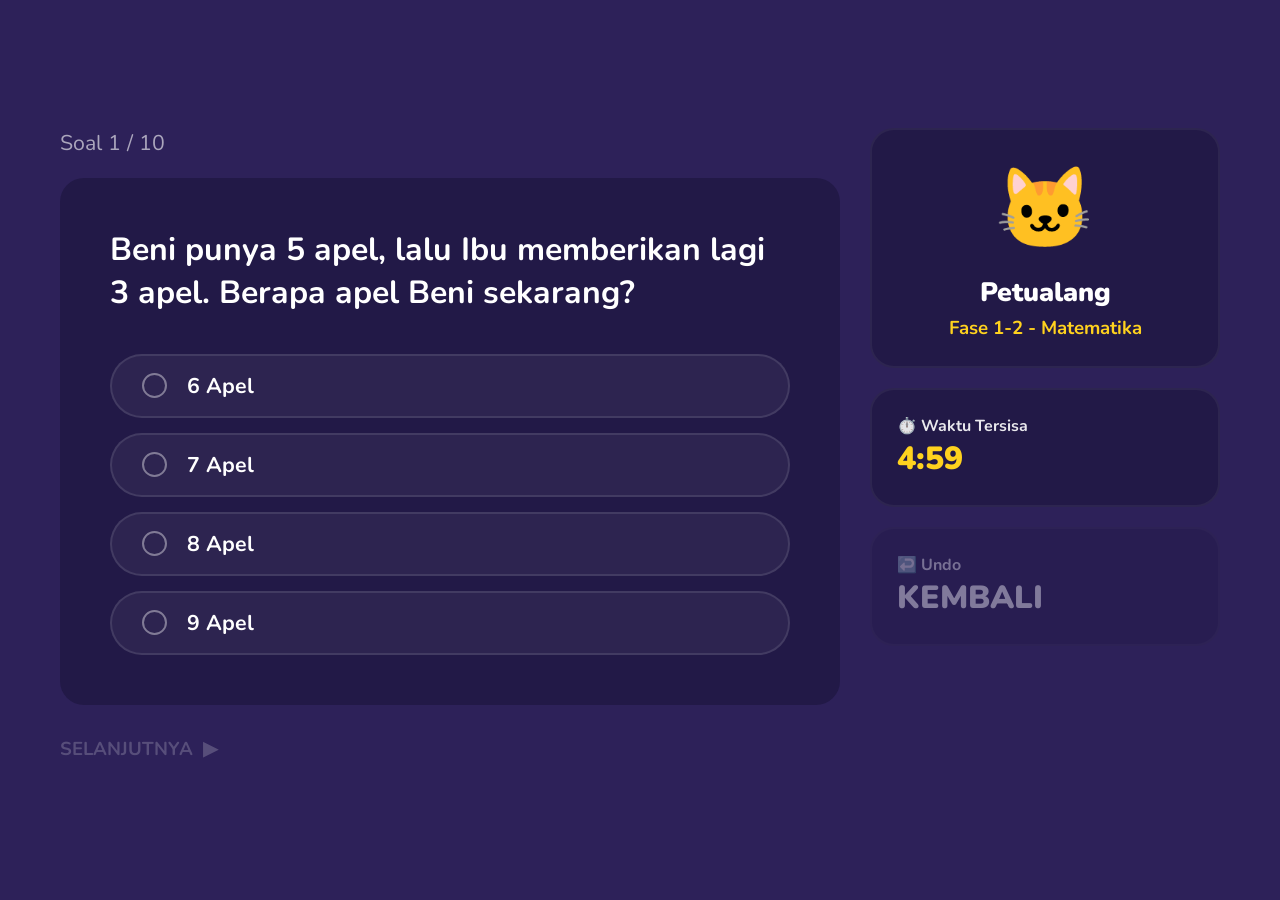
<file: kuis.html>
﻿<!DOCTYPE html>
<html lang="id">
<head>
    <meta charset="UTF-8">
    <meta name="viewport" content="width=device-width, initial-scale=1.0">
    <title>Quiz Bintang - Sedang Mengerjakan</title>
    <link rel="preconnect" href="https://fonts.googleapis.com">
    <link rel="preconnect" href="https://fonts.gstatic.com" crossorigin>
    <link href="https://fonts.googleapis.com/css2?family=Nunito:wght@400;700;900&display=swap" rel="stylesheet">
    <link rel="stylesheet" href="style.css">
</head>
<body>

    <div class="app-background">
        <div class="kuis-layout">
            <main>
                <div class="nomor-soal" id="display-progress">Soal 1 / 10</div>
                <div class="box-soal">
                    <h2 class="teks-pertanyaan" id="teks-soal">Memuat soal...</h2>
                    <div class="opsi-container" id="container-opsi"></div>
                </div>

                <div class="footer-nav">
                    <button class="btn-nav" id="btn-selanjutnya" disabled>
                        SELANJUTNYA <span>▶</span>
                    </button>
                </div>
            </main>

            <aside class="sidebar-kuis">
                <div class="widget-kuis profil-peserta">
                    <div class="char-display" id="player-char">🐱</div>
                    <div class="name-display" id="player-name">Peserta</div>
                    <p id="display-fase-mapel" style="color:var(--text-gold); font-weight:700; font-size:14pt; margin-top:5px;">KUIS</p>
                </div>

                <div class="widget-kuis">
                    <div class="info-label">⏱️ Waktu Tersisa</div>
                    <div class="info-value" id="timer">05:00</div>
                </div>

                <div class="widget-kuis" id="btn-undo-widget" style="opacity: 0.4; cursor: not-allowed; transition: opacity 0.2s, transform 0.1s;">
                    <div class="info-label">↩️ Undo</div>
                    <div class="info-value">KEMBALI</div>
                </div>
            </aside>
        </div>
    </div>

    <script src="data-karakter.js"></script>
    <script src="data-soal.js"></script>

    <script>
        class NodeSoal {
            constructor(soalMentah) {
                this.id = soalMentah.id;
                this.teks = soalMentah.teks;
                this.pilihan = soalMentah.pilihan;
                this.kunci = soalMentah.kunci;
                this.jawabanUser = null;
                this.next = null;
            }
        }

        class LinkedListBankSoal {
            constructor() {
                this.head = null;
                this.size = 0;
            }

            insertLast(soalMentah) {
                // ======= [LOGIKA STRUKTUR DATA: LINKED LIST INSERT LAST - BUAT NODE BARU] =======
                const node = new NodeSoal(soalMentah);
                if (!this.head) {
                    // ======= [LOGIKA STRUKTUR DATA: LINKED LIST HEAD DIISI NODE PERTAMA] =======
                    this.head = node;
                } else {
                    // ======= [LOGIKA STRUKTUR DATA: LINKED LIST TRAVERSAL MULAI DARI HEAD] =======
                    let curr = this.head;
                    // ======= [LOGIKA STRUKTUR DATA: LINKED LIST CEK POINTER NEXT SAMPAI TAIL] =======
                    while (curr.next) curr = curr.next;
                    // ======= [LOGIKA STRUKTUR DATA: LINKED LIST SAMBUNG TAIL.NEXT KE NODE BARU] =======
                    curr.next = node;
                }
                // ======= [LOGIKA STRUKTUR DATA: LINKED LIST UPDATE UKURAN LIST] =======
                this.size++;
            }

            clear() {
                // ======= [LOGIKA STRUKTUR DATA: LINKED LIST CLEAR HEAD] =======
                this.head = null;
                // ======= [LOGIKA STRUKTUR DATA: LINKED LIST RESET SIZE] =======
                this.size = 0;
            }
        }

        class DSNode {
            constructor(ptr) {
                this.data = ptr;
                this.next = null;
            }
        }

        class DequeAntreanSoal {
            constructor() {
                this.front = null;
                this.rear = null;
                this.size = 0;
            }

            enqueueRear(nodeSoalPtr) {
                // ======= [LOGIKA STRUKTUR DATA: QUEUE ENQUEUE REAR - BUAT NODE BARU] =======
                const node = new DSNode(nodeSoalPtr);
                if (!this.rear) {
                    // ======= [LOGIKA STRUKTUR DATA: QUEUE FRONT DAN REAR DIISI NODE PERTAMA] =======
                    this.front = this.rear = node;
                } else {
                    // ======= [LOGIKA STRUKTUR DATA: QUEUE SAMBUNG REAR.NEXT KE NODE BARU] =======
                    this.rear.next = node;
                    // ======= [LOGIKA STRUKTUR DATA: QUEUE GESER POINTER REAR] =======
                    this.rear = node;
                }
                // ======= [LOGIKA STRUKTUR DATA: QUEUE UPDATE SIZE] =======
                this.size++;
            }

            enqueueFront(nodeSoalPtr) {
                // ======= [LOGIKA STRUKTUR DATA: DEQUE ENQUEUE FRONT - BUAT NODE BARU] =======
                const node = new DSNode(nodeSoalPtr);
                if (!this.front) {
                    // ======= [LOGIKA STRUKTUR DATA: DEQUE FRONT DAN REAR DIISI NODE PERTAMA] =======
                    this.front = this.rear = node;
                } else {
                    // ======= [LOGIKA STRUKTUR DATA: DEQUE NODE BARU MENUNJUK FRONT LAMA] =======
                    node.next = this.front;
                    // ======= [LOGIKA STRUKTUR DATA: DEQUE GESER POINTER FRONT KE NODE BARU] =======
                    this.front = node;
                }
                // ======= [LOGIKA STRUKTUR DATA: DEQUE UPDATE SIZE] =======
                this.size++;
            }

            dequeue() {
                // ======= [LOGIKA STRUKTUR DATA: QUEUE DEQUEUE - CEK KOSONG] =======
                if (!this.front) return null;
                // ======= [LOGIKA STRUKTUR DATA: QUEUE DEQUEUE - AMBIL DATA DARI FRONT] =======
                const data = this.front.data;
                // ======= [LOGIKA STRUKTUR DATA: QUEUE DEQUEUE - GESER FRONT KE NODE BERIKUTNYA] =======
                this.front = this.front.next;
                // ======= [LOGIKA STRUKTUR DATA: QUEUE DEQUEUE - RESET REAR JIKA ANTREAN HABIS] =======
                if (!this.front) this.rear = null;
                // ======= [LOGIKA STRUKTUR DATA: QUEUE DEQUEUE - UPDATE SIZE] =======
                this.size--;
                return data;
            }

            isEmpty() {
                return this.size === 0;
            }
        }

        class StackUndoJawaban {
            constructor() {
                this.top = null;
                this.count = 0;
            }

            push(nodeSoalPtr) {
                // ======= [LOGIKA STRUKTUR DATA: STACK PUSH - BUAT NODE BARU] =======
                const node = new DSNode(nodeSoalPtr);
                // ======= [LOGIKA STRUKTUR DATA: STACK PUSH - NODE BARU MENUNJUK TOP LAMA] =======
                node.next = this.top;
                // ======= [LOGIKA STRUKTUR DATA: STACK PUSH - TOP DIGESER KE NODE BARU] =======
                this.top = node;
                // ======= [LOGIKA STRUKTUR DATA: STACK PUSH - UPDATE COUNT] =======
                this.count++;
            }

            pop() {
                // ======= [LOGIKA STRUKTUR DATA: STACK POP - CEK KOSONG] =======
                if (!this.top) return null;
                // ======= [LOGIKA STRUKTUR DATA: STACK POP - AMBIL DATA DARI TOP] =======
                const data = this.top.data;
                // ======= [LOGIKA STRUKTUR DATA: STACK POP - TOP DIGESER KE NODE BERIKUTNYA] =======
                this.top = this.top.next;
                // ======= [LOGIKA STRUKTUR DATA: STACK POP - UPDATE COUNT] =======
                this.count--;
                return data;
            }

            isEmpty() {
                return this.top === null;
            }
        }

        const fase = localStorage.getItem('selected_fase') || '1-2';
        const mapelTersimpan = localStorage.getItem('selected_mapel') || 'MTK';
        const nama = localStorage.getItem('player_name') || 'Petualang';
        const charId = localStorage.getItem('player_char_id') || 'kucing';

        const normalisasiMapel = {
            'Matematika': 'MTK',
            'MTK': 'MTK',
            'Umum': 'umum',
            'Pengetahuan Umum': 'umum',
            'PENGETAHUAN_UMUM': 'umum',
            'umum': 'umum',
            'IPAS': 'umum',
            'Inggris': 'INGGRIS',
            'Bahasa Inggris': 'INGGRIS',
            'INGGRIS': 'INGGRIS'
        };
        const labelMapel = {
            'MTK': 'Matematika',
            'umum': 'Umum',
            'INGGRIS': 'Bahasa Inggris'
        };
        const mapel = normalisasiMapel[mapelTersimpan] || mapelTersimpan;

        document.getElementById('player-name').innerText = nama;
        document.getElementById('display-fase-mapel').innerText = `Fase ${fase} - ${labelMapel[mapel] || mapel}`;
        const charData = DAFTAR_KARAKTER.find(c => c.id === charId);
        document.getElementById('player-char').innerText = charData ? charData.emoji : '🐱';

        const bankSoal = new LinkedListBankSoal();
        const antreanKuis = new DequeAntreanSoal();
        const stackUndo = new StackUndoJawaban();

        let soalAktif = null;
        let skor = 0;
        let nomorUrut = 0;
        let waktu = 300;
        let kuisSudahSelesai = false;

        const sumberData = (BANK_SOAL_MENTAH[fase] && BANK_SOAL_MENTAH[fase][mapel])
            ? BANK_SOAL_MENTAH[fase][mapel]
            : BANK_SOAL_MENTAH['1-2']['MTK'];

        sumberData.forEach(item => {
            // ======= [LOGIKA STRUKTUR DATA: LINKED LIST INSERT LAST SAAT MEMUAT BANK SOAL] =======
            bankSoal.insertLast(item);
        });

        const totalSoal = bankSoal.size;

        // ======= [LOGIKA STRUKTUR DATA: LINKED LIST TRAVERSAL DIMULAI DARI HEAD] =======
        let ptr = bankSoal.head;
        while (ptr) {
            // ======= [LOGIKA STRUKTUR DATA: QUEUE ENQUEUE REAR DARI NODE LINKED LIST] =======
            antreanKuis.enqueueRear(ptr);
            // ======= [LOGIKA STRUKTUR DATA: LINKED LIST PINDAH KE POINTER NEXT] =======
            ptr = ptr.next;
        }

        function tampilkanSoal() {
            if (antreanKuis.isEmpty()) {
                selesaikanKuis();
                return;
            }

            nomorUrut++;
            // ======= [LOGIKA STRUKTUR DATA: QUEUE DEQUEUE UNTUK MENGAMBIL SOAL AKTIF] =======
            soalAktif = antreanKuis.dequeue();

            document.getElementById('display-progress').innerText = `Soal ${nomorUrut} / ${totalSoal}`;
            document.getElementById('teks-soal').innerText = soalAktif.teks;
            updateUndoWidget();
            document.getElementById('btn-selanjutnya').disabled = true;

            const containerOpsi = document.getElementById('container-opsi');
            containerOpsi.innerHTML = '';

            const abcd = ['A', 'B', 'C', 'D'];
            soalAktif.pilihan.forEach((teks, idx) => {
                const div = document.createElement('div');
                div.className = 'opsi-item';
                div.innerHTML = `<div class="bullet-radio"></div> <span>${teks}</span>`;

                if (soalAktif.jawabanUser === abcd[idx]) {
                    div.classList.add('selected');
                    document.getElementById('btn-selanjutnya').disabled = false;
                }

                div.onclick = () => {
                    document.querySelectorAll('.opsi-item').forEach(el => el.classList.remove('selected'));
                    div.classList.add('selected');
                    // ======= [LOGIKA STRUKTUR DATA: LINKED LIST UPDATE FIELD JAWABAN DI NODE AKTIF] =======
                    soalAktif.jawabanUser = abcd[idx];
                    document.getElementById('btn-selanjutnya').disabled = false;
                };
                containerOpsi.appendChild(div);
            });
        }

        function updateUndoWidget() {
            const widget = document.getElementById('btn-undo-widget');
            if (stackUndo.isEmpty()) {
                widget.style.opacity = '0.4';
                widget.style.cursor = 'not-allowed';
                widget.style.transform = '';
            } else {
                widget.style.opacity = '1';
                widget.style.cursor = 'pointer';
            }
        }

        document.getElementById('btn-undo-widget').onclick = () => {
            if (stackUndo.isEmpty()) return;

            // ======= [LOGIKA STRUKTUR DATA: DEQUE ENQUEUE FRONT SOAL AKTIF UNTUK DIKEMBALIKAN] =======
            antreanKuis.enqueueFront(soalAktif);
            // ======= [LOGIKA STRUKTUR DATA: STACK POP AMBIL SOAL SEBELUMNYA] =======
            const soalLama = stackUndo.pop();

            hitungSkorLive();
            nomorUrut -= 2;
            if (nomorUrut < 0) nomorUrut = 0;
            soalAktif = null;

            // ======= [LOGIKA STRUKTUR DATA: DEQUE ENQUEUE FRONT SOAL LAMA AGAR LANGSUNG DIRENDER] =======
            antreanKuis.enqueueFront(soalLama);
            tampilkanSoal();
        };

        document.getElementById('btn-undo-widget').addEventListener('mousedown', () => {
            if (!stackUndo.isEmpty()) document.getElementById('btn-undo-widget').style.transform = 'scale(0.95)';
        });
        document.getElementById('btn-undo-widget').addEventListener('mouseup', () => {
            document.getElementById('btn-undo-widget').style.transform = '';
        });

        document.getElementById('btn-selanjutnya').onclick = () => {
            // ======= [LOGIKA STRUKTUR DATA: STACK PUSH SOAL AKTIF KE RIWAYAT UNDO] =======
            stackUndo.push(soalAktif);
            hitungSkorLive();
            tampilkanSoal();
        };

        function hitungSkorLive() {
            let skorSementara = 0;
            // ======= [LOGIKA STRUKTUR DATA: STACK TRAVERSAL DIMULAI DARI TOP] =======
            let cursor = stackUndo.top;
            while (cursor) {
                if (cursor.data.jawabanUser === cursor.data.kunci) skorSementara += 10;
                // ======= [LOGIKA STRUKTUR DATA: STACK TRAVERSAL PINDAH KE NODE NEXT] =======
                cursor = cursor.next;
            }
            skor = skorSementara;
        }

        function selesaikanKuis() {
            if (kuisSudahSelesai) return;
            kuisSudahSelesai = true;
            clearInterval(timerInterval);

            let benar = 0;
            // ======= [LOGIKA STRUKTUR DATA: LINKED LIST TRAVERSAL REKAP SKOR DIMULAI DARI HEAD] =======
            let curr = bankSoal.head;
            while (curr) {
                if (curr.jawabanUser === curr.kunci) benar++;
                // ======= [LOGIKA STRUKTUR DATA: LINKED LIST TRAVERSAL PINDAH KE POINTER NEXT] =======
                curr = curr.next;
            }

            const skorAkhir = benar * 10;
            localStorage.setItem('skor_akhir', skorAkhir);
            localStorage.setItem('benar_hitung', benar);
            localStorage.setItem('durasi_detik', 300 - waktu);
            window.location.href = 'statistik.html';
        }

        const timerInterval = setInterval(() => {
            if (waktu > 0) {
                waktu--;
                const m = Math.floor(waktu / 60);
                const d = waktu % 60;
                document.getElementById('timer').innerText = `${m}:${d < 10 ? '0' + d : d}`;
            } else {
                alert('Waktu pengerjaan kuis habis!');
                selesaikanKuis();
            }
        }, 1000);

        tampilkanSoal();
    </script>
</body>
</html>
</file>
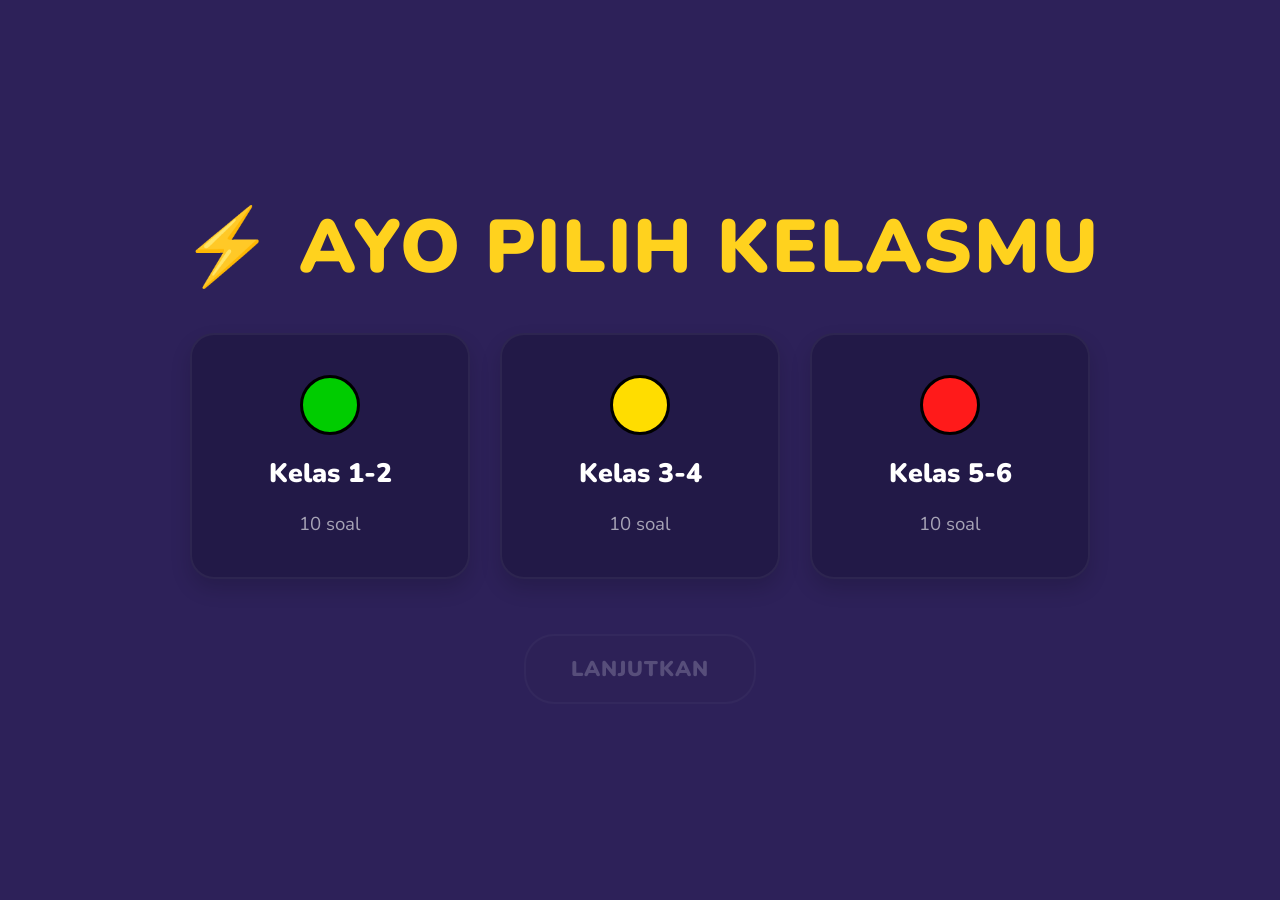
<file: pilih-kelas.html>
<!DOCTYPE html>
<html lang="id">
<head>
    <meta charset="UTF-8">
    <meta name="viewport" content="width=device-width, initial-scale=1.0">
    <title>Quiz Bintang - Pilih Kelas</title>
    <link rel="preconnect" href="https://fonts.googleapis.com">
    <link rel="preconnect" href="https://fonts.gstatic.com" crossorigin>
    <link href="https://fonts.googleapis.com/css2?family=Nunito:wght@400;700;900&display=swap" rel="stylesheet">
    <link rel="stylesheet" href="style.css">
</head>
<body>

    <div class="app-background">
        <div class="container">
            <header class="header-kuis">
                <h1 class="judul-utama"><span class="gold-text">⚡ AYO PILIH KELASMU</span></h1>
            </header>

            <section class="kelas-seksi">
                <div class="kelas-grid">
                    <div class="card-kelas" data-fase="1-2">
                        <div class="circle-indicator bg-green"></div>
                        <h3 class="nama-kelas">Kelas 1-2</h3>
                        <p class="detail-soal">10 soal</p>
                    </div>
                    <div class="card-kelas" data-fase="3-4">
                        <div class="circle-indicator bg-yellow"></div>
                        <h3 class="nama-kelas">Kelas 3-4</h3>
                        <p class="detail-soal">10 soal</p>
                    </div>
                    <div class="card-kelas" data-fase="5-6">
                        <div class="circle-indicator bg-red"></div>
                        <h3 class="nama-kelas">Kelas 5-6</h3>
                        <p class="detail-soal">10 soal</p>
                    </div>
                </div>
            </section>

            <footer class="action-seksi">
                <button id="btn-lanjutkan" class="btn-petualangan" disabled>LANJUTKAN</button>
            </footer>
        </div>
    </div>

    <script>
        const cardsKelas = document.querySelectorAll('.card-kelas');
        const btnLanjutkan = document.getElementById('btn-lanjutkan');
        let faseTerpilih = null;

        cardsKelas.forEach(card => {
            card.addEventListener('click', () => {
                cardsKelas.forEach(c => c.classList.remove('selected'));
                card.classList.add('selected');
                faseTerpilih = card.getAttribute('data-fase');
                btnLanjutkan.disabled = false;
            });
        });

        btnLanjutkan.addEventListener('click', () => {
            localStorage.setItem('selected_fase', faseTerpilih);
           
            window.location.href = 'pilih-mapel.html';
        });
    </script>
</body>
</html>
</file>
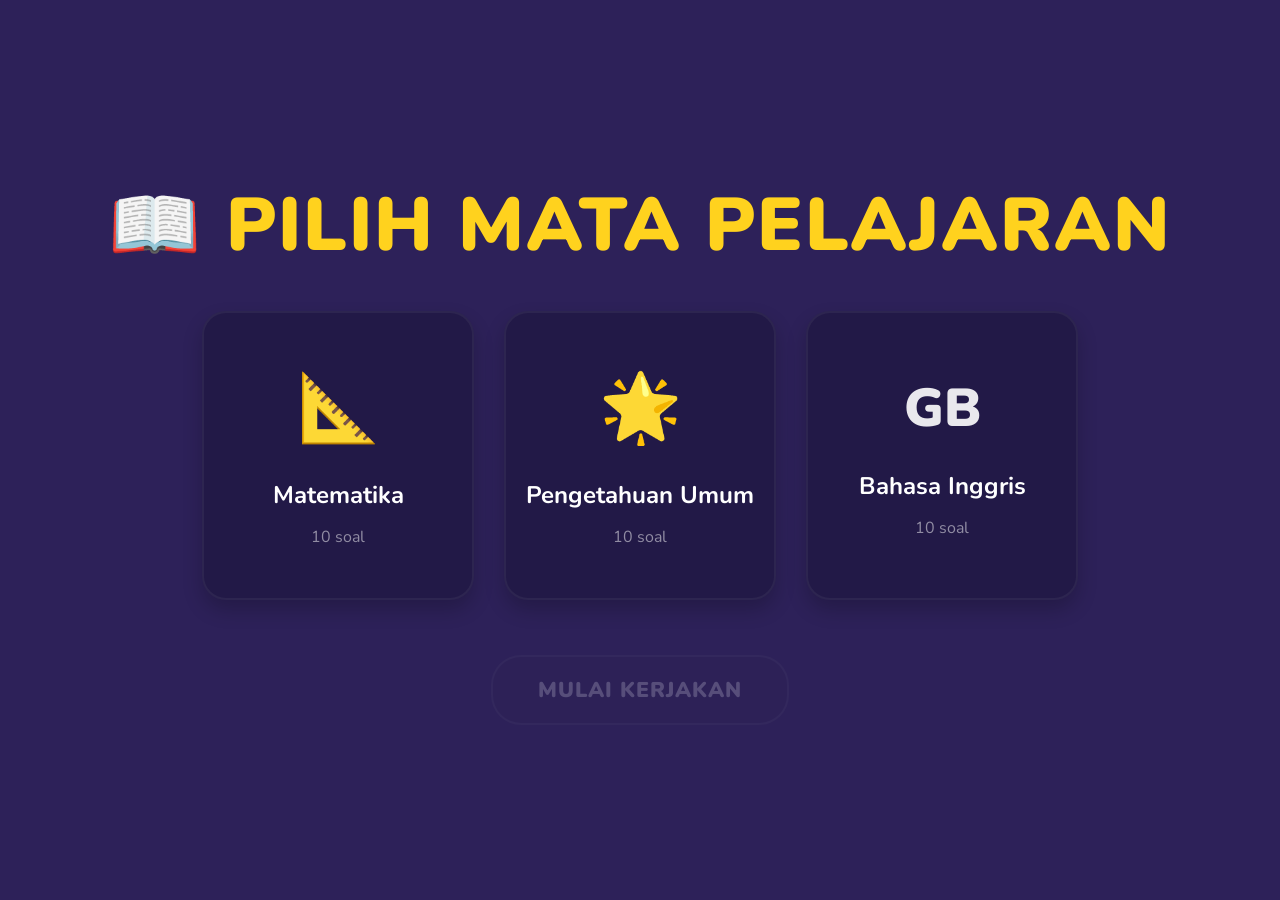
<file: pilih-mapel.html>
<!DOCTYPE html>
<html lang="id">
<head>
    <meta charset="UTF-8">
    <meta name="viewport" content="width=device-width, initial-scale=1.0">
    <title>Quiz Bintang - Pilih Mata Pelajaran</title>
    <link rel="preconnect" href="https://fonts.googleapis.com">
    <link rel="preconnect" href="https://fonts.gstatic.com" crossorigin>
    <link href="https://fonts.googleapis.com/css2?family=Nunito:wght@400;700;900&display=swap" rel="stylesheet">
    <link rel="stylesheet" href="style.css">
</head>
<body>

    <div class="app-background">
        <div class="container">
            <header class="header-kuis">
                <h1 class="judul-utama"><span class="gold-text">📖 PILIH MATA PELAJARAN</span></h1>
            </header>

            <section class="mapel-seksi">
                <div class="mapel-grid">
                    <div class="card-mapel" data-mapel="Matematika">
                        <div class="icon-mapel">📐</div>
                        <h3 class="nama-mapel">Matematika</h3>
                        <p class="sub-detail">10 soal</p> </div>

                    <div class="card-mapel" id="mapel-tengah" data-mapel="Umum">
                        <div class="icon-mapel">🌟</div>
                        <h3 class="nama-mapel" id="text-mapel-tengah">Pengetahuan Umum</h3>
                        <p class="sub-detail">10 soal</p>
                    </div>

                    <div class="card-mapel" data-mapel="Inggris">
                        <div class="icon-mapel text-icon">GB</div>
                        <h3 class="nama-mapel">Bahasa Inggris</h3>
                        <p class="sub-detail">10 soal</p>
                    </div>
                </div>
            </section>

            <footer class="action-seksi">
                <button id="btn-mulai-kuis" class="btn-petualangan" disabled>MULAI KERJAKAN</button>
            </footer>
        </div>
    </div>

    <script>
        // Cek fase yang dipilih sebelumnya dari Page 2
        const faseDipilih = localStorage.getItem('selected_fase');
        const textMapelTengah = document.getElementById('text-mapel-tengah');
        const mapelTengahNode = document.getElementById('mapel-tengah');



        const cardsMapel = document.querySelectorAll('.card-mapel');
        const btnMulai = document.getElementById('btn-mulai-kuis');
        let mapelTerpilih = null;

        cardsMapel.forEach(card => {
            card.addEventListener('click', () => {
                cardsMapel.forEach(c => c.classList.remove('selected'));
                card.classList.add('selected');
                mapelTerpilih = card.getAttribute('data-mapel');
                btnMulai.disabled = false;
            });
        });

        btnMulai.addEventListener('click', () => {
            localStorage.setItem('selected_mapel', mapelTerpilih);
            
            // Redirect ke Page 4 (Halaman Kuis Utama)
            window.location.href = 'kuis.html';
        });
    </script>
</body>
</html>
</file>
<file: style.css>
/* --- RESET & VARIABLES --- */
* {
    box-sizing: border-box;
    margin: 0;
    padding: 0;
}

:root {
    --bg-color: #2D2159;         
    --input-bg-color: #1D143D;   
    --char-bg-color: #2B2158;    
    --btn-bg-color: #2D2453;     
    --card-kelas-bg: #221947;    /* Warna ungu kotak kelas sesuai figma */
    --text-white: #FFFFFF;
    --text-pink: #FF66A1;
    --text-gold: #FFD21E;
    --font-family: 'Nunito', sans-serif;
}

body {
    font-family: var(--font-family);
    -webkit-font-smoothing: antialiased;
    background-color: var(--bg-color);
    min-height: 100vh;
    display: flex;
    justify-content: center;
    align-items: center;
    overflow-x: hidden;
}

html {
    width: 100%;
    overflow-x: hidden;
}

button,
input {
    font: inherit;
}

button {
    min-height: 48px;
}

.app-background {
    width: 100%;
    max-width: 1200px; 
    padding: 40px 20px;
    display: flex;
    justify-content: center;
    align-items: center;
}

.container {
    width: 100%;
    display: flex;
    flex-direction: column;
    align-items: center;
    gap: 35px;
}

/* UTILITY UNTUK PINDAH PAGE */
.d-none { display: none !important; }

/* --- 1. HEADER STYLE --- */
.header-kuis {
    display: flex;
    align-items: center;
    justify-content: center;
    gap: 20px;
}

.judul-utama {
    font-size: 56pt; 
    font-weight: 900;
    letter-spacing: 2px;
}

.gold-text { color: var(--text-gold); }
.pink-text { color: var(--text-pink); }

.icon-trophy { font-size: 56pt; }

/* --- 2. FORM STYLE --- */
.form-seksi {
    width: 100%;
    display: flex;
    flex-direction: column;
    align-items: center;
    gap: 15px;
}

.label-form {
    color: var(--text-white) !important;
    font-weight: 700;
    font-size: 22pt;
    display: flex;
    align-items: center;
    gap: 10px;
}

.icon-profile { font-size: 24pt; }

.custom-input {
    width: 100%;
    max-width: 700px; 
    background-color: var(--input-bg-color);
    border: 2px solid rgba(255,255,255,0.15);
    border-radius: 30px; 
    padding: 20px 30px; 
    font-family: var(--font-family);
    font-size: 18pt; 
    color: var(--text-white);
    outline: none;
    text-align: left; 
    transition: all 0.3s;
}

.custom-input:focus {
    border-color: var(--text-gold);
    box-shadow: 0 0 15px rgba(255, 210, 30, 0.2);
}

/* --- 3. PILIH KARAKTER STYLE --- */
.karakter-seksi {
    width: 100%;
    display: flex;
    flex-direction: column;
    align-items: center;
    gap: 20px;
}

.sub-judul {
    color: var(--text-white) !important;
    font-weight: 700;
    font-size: 20pt; 
}

.character-grid {
    display: grid;
    grid-template-columns: repeat(5, 1fr);
    grid-template-rows: repeat(2, auto);
    gap: 25px; 
    width: auto;
}

.character-item {
    width: 100px;  
    height: 100px; 
    background-color: var(--char-bg-color);
    border-radius: 50%;
    display: flex;
    justify-content: center;
    align-items: center;
    cursor: pointer;
    transition: all 0.2s;
    border: 4px solid transparent; 
}

.character-item:hover {
    transform: scale(1.15);
    background-color: rgba(43, 33, 88, 0.8);
}

.character-item.selected {
    border-color: var(--text-gold);
    box-shadow: 0 0 20px rgba(255, 210, 30, 0.4);
}

.animal-emoji { font-size: 45pt; }

/* --- PAGE 2: PILIHAN KELAS STYLE (SANGAT PRESISI FIGMA) --- */
.kelas-seksi {
    width: 100%;
    display: flex;
    justify-content: center;
}

.kelas-grid {
    display: grid;
    grid-template-columns: repeat(3, 1fr); /* 3 Kotak sejajar */
    gap: 30px;
    width: 100%;
    max-width: 900px;
}

.card-kelas {
    background-color: var(--card-kelas-bg);
    border: 2px solid rgba(255, 255, 255, 0.05);
    border-radius: 24px;
    padding: 40px 20px;
    display: flex;
    flex-direction: column;
    align-items: center;
    justify-content: center;
    gap: 20px;
    cursor: pointer;
    transition: all 0.2s ease-in-out;
    box-shadow: 0 10px 20px rgba(0,0,0,0.15);
}

.card-kelas:hover {
    transform: translateY(-5px);
    border-color: rgba(255, 255, 255, 0.2);
}

.card-kelas.selected {
    border-color: var(--text-gold);
    box-shadow: 0 0 25px rgba(255, 210, 30, 0.2);
}

/* Lingkaran Warna Indikator */
.circle-indicator {
    width: 60px;
    height: 60px;
    border-radius: 50%;
    border: 3px solid #000000; /* Border hitam tebal sesuai mockup figma */
}

.bg-green { background-color: #00CC00; }
.bg-yellow { background-color: #FFDD00; }
.bg-red { background-color: #FF1A1A; }

.nama-kelas {
    color: var(--text-white)!important;
    font-size: 20pt;
    font-weight: 900;
}

.detail-soal {
    color: rgba(255, 255, 255, 0.6);
    font-size: 14pt;
    font-weight: 400;
}

/* --- 4. BUTTON STYLE --- */
.action-seksi {
    width: 100%;
    display: flex;
    justify-content: center;
    margin-top: 20px;
}

.btn-petualangan {
    background-color: var(--btn-bg-color);
    border: 2px solid rgba(255,255,255,0.15);
    color: var(--text-white);
    font-family: var(--font-family);
    font-weight: 900;
    font-size: 16pt; 
    padding: 18px 45px; 
    border-radius: 30px; 
    cursor: pointer;
    display: flex;
    align-items: center;
    justify-content: center;
    gap: 10px;
    transition: all 0.2s;
    letter-spacing: 1px;
    color: var(--text-white) !important;
}

.btn-petualangan:hover:not(:disabled) {
    background-color: #3B2E6E;
    transform: translateY(-3px);
    box-shadow: 0 8px 20px rgba(0,0,0,0.3);
}

.btn-petualangan:disabled {
    opacity: 0.2; /* Dibuat lebih transparan/gelap saat disable sesuai figma */
    cursor: not-allowed;
}

.sparkle { font-size: 18pt; color: var(--text-gold); }

/* --- PAGE 3: PILIH MATA PELAJARAN STYLE --- */
.mapel-grid {
    display: grid;
    grid-template-columns: repeat(3, 1fr);
    gap: 30px;
    width: 100%;
    max-width: 1000px;
}

.card-mapel {
    background-color: var(--card-kelas-bg);
    border: 2px solid rgba(255, 255, 255, 0.05);
    border-radius: 24px;
    padding: 50px 20px;
    display: flex;
    flex-direction: column;
    align-items: center;
    justify-content: center;
    gap: 15px;
    cursor: pointer;
    transition: all 0.2s ease-in-out;
    box-shadow: 0 10px 20px rgba(0,0,0,0.2);
}

.card-mapel:hover {
    transform: translateY(-8px);
    border-color: rgba(255, 255, 255, 0.2);
}

.card-mapel.selected {
    border-color: var(--text-gold);
    background-color: rgba(255, 210, 30, 0.05);
    box-shadow: 0 0 30px rgba(255, 210, 30, 0.15);
}

.icon-mapel {
    font-size: 50pt;
    margin-bottom: 10px;
}

/* Khusus ikon teks GB agar terlihat tebal seperti di Figma */
.text-icon {
    font-weight: 900;
    color: var(--text-white);
    opacity: 0.9;
    font-size: 40pt;
}

.nama-mapel {
    color: var(--text-white)!important;
    font-size: 18pt;
    font-weight: 700;
    text-align: center;
}

.sub-detail {
    color: rgba(255, 255, 255, 0.5);
    font-size: 12pt;
}

/* --- PAGE 4: HALAMAN KUIS UTAMA --- */
.kuis-layout {
    display: grid;
    grid-template-columns: 1fr 350px; /* Kolom kiri lebar, kanan (sidebar) 350px */
    gap: 30px;
    width: 100%;
    max-width: 1200px;
    align-items: start;
}

/* Bagian Kiri (Soal) */
.box-soal {
    background-color: var(--card-kelas-bg);
    border-radius: 24px;
    padding: 50px;
    min-height: 400px;
    display: flex;
    flex-direction: column;
    justify-content: center;
}

.nomor-soal {
    color: rgba(255,255,255,0.6);
    font-size: 16pt;
    margin-bottom: 20px;
}

.teks-pertanyaan {
    color: var(--text-white);
    font-size: 24pt;
    font-weight: 700;
    margin-bottom: 40px;
}

/* Opsi Jawaban */
.opsi-container {
    display: flex;
    flex-direction: column;
    gap: 15px;
}

.opsi-item {
    background-color: rgba(255,255,255,0.05);
    border: 2px solid rgba(255,255,255,0.1);
    border-radius: 50px;
    padding: 15px 30px;
    color: var(--text-white);
    font-size: 16pt;
    cursor: pointer;
    display: flex;
    align-items: center;
    gap: 20px;
    transition: all 0.2s;
}

.opsi-item:hover { background-color: rgba(255,255,255,0.1); }
.opsi-item.selected {
    border-color: var(--text-gold);
    background-color: rgba(255, 210, 30, 0.1);
}

.bullet-radio {
    width: 25px;
    height: 25px;
    border: 2px solid rgba(255,255,255,0.4);
    border-radius: 50%;
}
.selected .bullet-radio {
    background-color: var(--text-gold);
    border-color: var(--text-gold);
}

/* Bagian Kanan (Sidebar Dashboard) */
.sidebar-kuis {
    display: flex;
    flex-direction: column;
    gap: 20px;
}

.widget-kuis {
    background-color: var(--card-kelas-bg);
    border: 2px solid rgba(255,255,255,0.05);
    border-radius: 24px;
    padding: 25px;
}

.profil-peserta {
    text-align: center;
}
.char-display { font-size: 60pt; margin-bottom: 10px; }
.name-display { color: var(--text-white); font-size: 20pt; font-weight: 900; }

.info-row {
    display: flex;
    align-items: center;
    gap: 15px;
    color: var(--text-white);
    margin-bottom: 10px;
}
.info-label { font-size: 12pt; opacity: 0.7; }
.info-value { font-size: 24pt; font-weight: 900; }

.footer-nav {
    grid-column: 1 / 2; /* Navigasi ada di bawah kotak soal */
    display: flex;
    justify-content: space-between;
    margin-top: 20px;
}

.btn-nav {
    background: none;
    border: none;
    color: var(--text-white);
    font-size: 14pt;
    font-weight: 700;
    cursor: pointer;
    display: flex;
    align-items: center;
    gap: 10px;
    opacity: 0.8;
}
.btn-nav:hover:not(:disabled) { opacity: 1; color: var(--text-gold); }
.btn-nav:disabled { opacity: 0.2; cursor: not-allowed; }

/* --- PERBAIKAN TEKS GELAP PADA HALAMAN KUIS --- */

/* 1. Memaksa teks di dalam opsi pilihan ganda berwarna putih cerah */
.opsi-item span {
    color: #FFFFFF !important;
    font-weight: 700;
}

/* 2. Memaksa teks pertanyaan/soal berwarna putih cerah */
.teks-pertanyaan {
    color: #FFFFFF !important;
}

/* 3. Memaksa label info di sidebar (Waktu Tersisa, Skor, High Score) berwarna putih cerah */
.info-label {
    color: #FFFFFF !important;
    opacity: 0.9; /* Sedikit soft tapi tetap terang */
    font-weight: 700;
}

/* 4. Memaksa nilai angka di sidebar (seperti 4:55 atau skor 0) berwarna putih atau emas */
.info-value {
    color: #FFFFFF !important;
}

/* Khusus angka timer dibuat warna emas/kuning agar estetik sesuai figma */
#timer {
    color: var(--text-gold) !important;
}

/* --- PAGE 5: HALAMAN HASIL / SKOR --- */
.hasil-container {
    background: rgba(34, 25, 71, 0.6); /* Transparan gelap */
    backdrop-filter: blur(10px); /* Efek blur kaca */
    -webkit-backdrop-filter: blur(10px);
    border: 2px solid rgba(255, 255, 255, 0.1);
    border-radius: 32px;
    padding: 40px;
    width: 100%;
    max-width: 550px;
    text-align: center;
    box-shadow: 0 20px 40px rgba(0, 0, 0, 0.3);
    display: flex;
    flex-direction: column;
    align-items: center;
    gap: 25px;
}

.icon-terompet {
    font-size: 60pt;
    margin-bottom: -10px;
}

.label-skor-kamu {
    color: rgba(255, 255, 255, 0.8);
    font-size: 18pt;
    font-weight: 700;
}

.skor-besar {
    font-size: 80pt;
    font-weight: 900;
    background: linear-gradient(to bottom, #FF66A1, #FF1A75);
    -webkit-background-clip: text;
    -webkit-text-fill-color: transparent;
    line-height: 1;
    margin: 10px 0;
}

.row-rekap {
    width: 100%;
    background-color: rgba(255, 255, 255, 0.05);
    border: 1px solid rgba(255, 255, 255, 0.1);
    border-radius: 20px;
    padding: 18px 24px;
    display: flex;
    justify-content: space-between;
    align-items: center;
    color: var(--text-white);
    font-size: 16pt;
}

.rekap-kiri {
    display: flex;
    align-items: center;
    gap: 12px;
    font-weight: 700;
}

.rekap-kanan {
    font-weight: 900;
}

/* Warna spesifik teks rekap kanan agar menyala */
.text-hijau { color: #2ecc71; }
.text-emas { color: var(--text-gold); }
.text-biru { color: #3498db; }

/* Kelompok Tombol Bawah Sejajar */
.btn-wrapper-hasil {
    display: flex;
    gap: 15px;
    width: 100%;
    margin-top: 15px;
}

.btn-hasil {
    flex: 1;
    border: none;
    font-family: var(--font-family);
    font-weight: 900;
    font-size: 13pt;
    padding: 16px 20px;
    border-radius: 15px;
    cursor: pointer;
    display: flex;
    align-items: center;
    justify-content: center;
    gap: 8px;
    color: var(--text-white);
    transition: all 0.2s;
}

.btn-kuning {
    background-color: #FF9F43;
}
.btn-kuning:hover { background-color: #E0872B; }

.btn-biru-terang {
    background-color: #4D79FF;
}
.btn-biru-terang:hover { background-color: #3356CC; }

/* --- PAGE 6: HALAMAN LEADERBOARD GLOBAL --- */
.leaderboard-container {
    background: rgba(34, 25, 71, 0.6);
    backdrop-filter: blur(15px);
    -webkit-backdrop-filter: blur(15px);
    border: 2px solid rgba(255, 255, 255, 0.1);
    border-radius: 32px;
    padding: 40px;
    width: 100%;
    max-width: 1100px;
    box-shadow: 0 20px 50px rgba(0, 0, 0, 0.4);
}

.sub-judul-leaderboard {
    color: rgba(255, 255, 255, 0.6);
    font-size: 16pt;
    text-align: center;
    margin-top: -25px;
    margin-bottom: 30px;
}

/* Tabel Flexbox Peringkat */
.tabel-papan {
    width: 100%;
    display: flex;
    flex-direction: column;
    gap: 12px;
}

/* Baris Header Tabel */
.baris-header {
    display: grid;
    grid-template-columns: 80px 2fr 1fr 1fr 1.2fr 1.2fr;
    padding: 10px 25px;
    color: rgba(255, 255, 255, 0.4);
    font-size: 12pt;
    font-weight: 700;
    text-transform: uppercase;
    letter-spacing: 1px;
    border-bottom: 1px solid rgba(255, 255, 255, 0.1);
}

/* Baris Data Pemain */
.baris-pemain {
    display: grid;
    grid-template-columns: 80px 2fr 1fr 1fr 1.2fr 1.2fr;
    align-items: center;
    background-color: rgba(255, 255, 255, 0.05);
    border: 1px solid rgba(255, 255, 255, 0.08);
    border-radius: 16px;
    padding: 18px 25px;
    color: var(--text-white);
    font-size: 16pt;
    transition: all 0.2s;
}

/* Warna dan Medali Khusus Juara 1, 2, 3 Sesuai Figma */
.baris-pemain.juara-1 {
    background: rgba(255, 210, 30, 0.12);
    border-color: rgba(255, 210, 30, 0.3);
}
.baris-pemain.juara-2 {
    background: rgba(255, 255, 255, 0.08);
    border-color: rgba(255, 255, 255, 0.2);
}
.baris-pemain.juara-3 {
    background: rgba(255, 102, 161, 0.12);
    border-color: rgba(255, 102, 161, 0.3);
}

/* Kolom Alignment & Style */
.kol-rank { font-weight: 900; font-size: 18pt; }
.juara-1 .kol-rank { color: var(--text-gold); }
.juara-3 .kol-rank { color: var(--text-pink); }

.kol-name { font-weight: 700; }
.kol-char { font-size: 26pt; display: flex; justify-content: flex-start; }
.kol-skor { font-weight: 900; font-size: 20pt; }

.kol-level {
    display: inline-block;
    background-color: #2ecc71;
    color: white;
    padding: 6px 16px;
    border-radius: 20px;
    font-size: 12pt;
    font-weight: 700;
    width: fit-content;
}

.kol-mapel { color: rgba(255, 255, 255, 0.7); }

/* Tombol Aksi Paling Bawah */
.wrapper-nav-bawah {
    display: flex;
    justify-content: center;
    gap: 20px;
    margin-top: 35px;
    width: 100%;
}

.btn-bawah-biru {
    background-color: #4D79FF;
    border: none;
    color: white;
    font-family: var(--font-family);
    font-weight: 900;
    font-size: 14pt;
    padding: 16px 35px;
    border-radius: 30px;
    cursor: pointer;
    display: flex;
    align-items: center;
    gap: 10px;
    transition: all 0.2s;
}
.btn-bawah-biru:hover { background-color: #3356CC; transform: translateY(-2px); }

.btn-bawah-abu {
    background-color: rgba(255,255,255,0.1);
    border: 1px solid rgba(255,255,255,0.1);
    color: white;
    font-family: var(--font-family);
    font-weight: 900;
    font-size: 14pt;
    padding: 16px 35px;
    border-radius: 30px;
    cursor: pointer;
    display: flex;
    align-items: center;
    gap: 10px;
    transition: all 0.2s;
}
.btn-bawah-abu:hover { background-color: rgba(255,255,255,0.2); }

/* --- RESPONSIVE ANDROID --- */
@media (max-width: 900px) {
    body {
        align-items: flex-start;
    }

    .app-background {
        max-width: none;
        min-height: 100vh;
        padding: 28px 18px;
        align-items: flex-start;
    }

    .container {
        gap: 26px;
    }

    .header-kuis {
        width: 100%;
        gap: 10px;
        flex-wrap: wrap;
        text-align: center;
    }

    .judul-utama {
        font-size: clamp(28px, 9vw, 48px);
        line-height: 1.08;
        letter-spacing: 0;
        overflow-wrap: anywhere;
    }

    .icon-trophy {
        font-size: clamp(28px, 9vw, 44px);
    }

    .label-form,
    .sub-judul {
        font-size: clamp(18px, 5vw, 24px);
        text-align: center;
    }

    .custom-input {
        max-width: 100%;
        border-radius: 20px;
        padding: 16px 18px;
        font-size: 18px;
    }

    .character-grid {
        width: 100%;
        grid-template-columns: repeat(5, minmax(0, 1fr));
        gap: 12px;
    }

    .character-item {
        width: 100%;
        max-width: 74px;
        height: auto;
        aspect-ratio: 1;
        justify-self: center;
        border-width: 3px;
    }

    .animal-emoji {
        font-size: clamp(28px, 9vw, 42px);
    }

    .kelas-grid,
    .mapel-grid {
        grid-template-columns: 1fr;
        max-width: 520px;
        gap: 16px;
    }

    .card-kelas,
    .card-mapel {
        border-radius: 18px;
        padding: 24px 18px;
        gap: 12px;
    }

    .circle-indicator {
        width: 46px;
        height: 46px;
    }

    .nama-kelas,
    .nama-mapel {
        font-size: 22px;
    }

    .detail-soal,
    .sub-detail {
        font-size: 16px;
    }

    .icon-mapel {
        font-size: 42px;
        margin-bottom: 0;
    }

    .text-icon {
        font-size: 36px;
    }

    .btn-petualangan {
        width: 100%;
        max-width: 520px;
        border-radius: 20px;
        padding: 15px 18px;
        font-size: 17px;
        letter-spacing: 0;
        text-align: center;
    }

    .kuis-layout {
        display: flex;
        flex-direction: column;
        gap: 18px;
        max-width: 640px;
    }

    .kuis-layout main,
    .sidebar-kuis {
        width: 100%;
    }

    .box-soal {
        min-height: 0;
        border-radius: 20px;
        padding: 24px 18px;
    }

    .nomor-soal {
        font-size: 16px;
        margin-bottom: 12px;
    }

    .teks-pertanyaan {
        font-size: clamp(22px, 6vw, 30px);
        line-height: 1.25;
        margin-bottom: 24px;
    }

    .opsi-item {
        min-height: 56px;
        border-radius: 18px;
        padding: 14px 16px;
        align-items: flex-start;
        gap: 12px;
        font-size: 17px;
        line-height: 1.3;
    }

    .bullet-radio {
        width: 22px;
        height: 22px;
        flex: 0 0 22px;
        margin-top: 1px;
    }

    .footer-nav {
        width: 100%;
        gap: 12px;
        margin-top: 14px;
    }

    .btn-nav {
        flex: 1;
        justify-content: center;
        border-radius: 16px;
        background-color: rgba(255,255,255,0.07);
        padding: 12px 10px;
        font-size: 14px;
    }

    .sidebar-kuis {
        display: grid;
        grid-template-columns: repeat(2, minmax(0, 1fr));
        gap: 12px;
    }

    .profil-peserta {
        grid-column: 1 / -1;
    }

    .widget-kuis {
        border-radius: 18px;
        padding: 18px;
    }

    .char-display {
        font-size: 52px;
    }

    .name-display {
        font-size: 24px;
        overflow-wrap: anywhere;
    }

    .info-label {
        font-size: 14px;
    }

    .info-value {
        font-size: 26px;
    }

    .hasil-container,
    .leaderboard-container {
        max-width: 640px;
        border-radius: 22px;
        padding: 24px 16px;
    }

    .icon-terompet {
        font-size: 48px;
    }

    .label-skor-kamu {
        font-size: 22px;
    }

    .skor-besar {
        font-size: clamp(64px, 20vw, 92px);
    }

    .row-rekap {
        border-radius: 16px;
        padding: 15px;
        gap: 10px;
        font-size: 16px;
        align-items: flex-start;
    }

    .rekap-kiri,
    .rekap-kanan {
        line-height: 1.25;
    }

    .btn-wrapper-hasil,
    .wrapper-nav-bawah {
        flex-direction: column;
        gap: 12px;
    }

    .btn-hasil,
    .btn-bawah-biru,
    .btn-bawah-abu {
        width: 100%;
        border-radius: 18px;
        padding: 14px 18px;
        font-size: 16px;
        justify-content: center;
    }

    .sub-judul-leaderboard {
        margin-top: -10px;
        margin-bottom: 22px;
        font-size: 16px;
    }

    .baris-header {
        display: none;
    }

    .baris-pemain {
        grid-template-columns: auto 1fr auto;
        gap: 8px 12px;
        border-radius: 16px;
        padding: 14px;
        font-size: 16px;
    }

    .kol-rank {
        grid-row: span 2;
        align-self: center;
        min-width: 42px;
        font-size: 24px;
    }

    .kol-name {
        min-width: 0;
        overflow-wrap: anywhere;
    }

    .kol-char {
        justify-content: flex-end;
        font-size: 28px;
    }

    .kol-skor {
        font-size: 22px;
    }

    .kol-level {
        padding: 5px 10px;
        border-radius: 14px;
        font-size: 13px;
    }

    .kol-mapel {
        grid-column: 2 / -1;
        font-size: 14px;
        overflow-wrap: anywhere;
    }
}

@media (max-width: 430px) {
    .app-background {
        padding: 22px 12px;
    }

    .container {
        gap: 22px;
    }

    .character-grid {
        gap: 9px;
    }

    .character-item {
        max-width: 62px;
    }

    .sidebar-kuis {
        grid-template-columns: 1fr;
    }

    .footer-nav {
        flex-direction: column;
    }

    .row-rekap {
        flex-direction: column;
    }
}

/* ===== TAB KELAS LEADERBOARD ===== */
.btn-tab-kelas {
    background: rgba(255, 255, 255, 0.1);
    border: 2px solid rgba(255, 255, 255, 0.2);
    border-radius: 50px;
    color: rgba(255, 255, 255, 0.7);
    font-family: 'Nunito', sans-serif;
    font-size: 11pt;
    font-weight: 700;
    padding: 8px 18px;
    cursor: pointer;
    transition: background 0.2s, border-color 0.2s, color 0.2s, transform 0.1s;
}
.btn-tab-kelas:hover {
    background: rgba(255, 255, 255, 0.2);
    color: white;
    transform: scale(1.04);
}
.btn-tab-kelas.active {
    background: var(--color-biru-tua, #3a86ff);
    border-color: var(--color-biru-muda, #6eb5ff);
    color: white;
    box-shadow: 0 0 14px rgba(58, 134, 255, 0.5);
}

.btn-tab-mapel {
    background: rgba(255, 255, 255, 0.08);
    border: 2px solid rgba(255, 255, 255, 0.15);
    border-radius: 50px;
    color: rgba(255, 255, 255, 0.65);
    font-family: 'Nunito', sans-serif;
    font-size: 10pt;
    font-weight: 700;
    padding: 6px 14px;
    cursor: pointer;
    transition: background 0.2s, border-color 0.2s, color 0.2s, transform 0.1s;
}
.btn-tab-mapel:hover {
    background: rgba(255, 255, 255, 0.18);
    color: white;
    transform: scale(1.04);
}
.btn-tab-mapel.active {
    background: var(--color-hijau, #06d6a0);
    border-color: #04b886;
    color: white;
    box-shadow: 0 0 14px rgba(6, 214, 160, 0.5);
}
</file>
